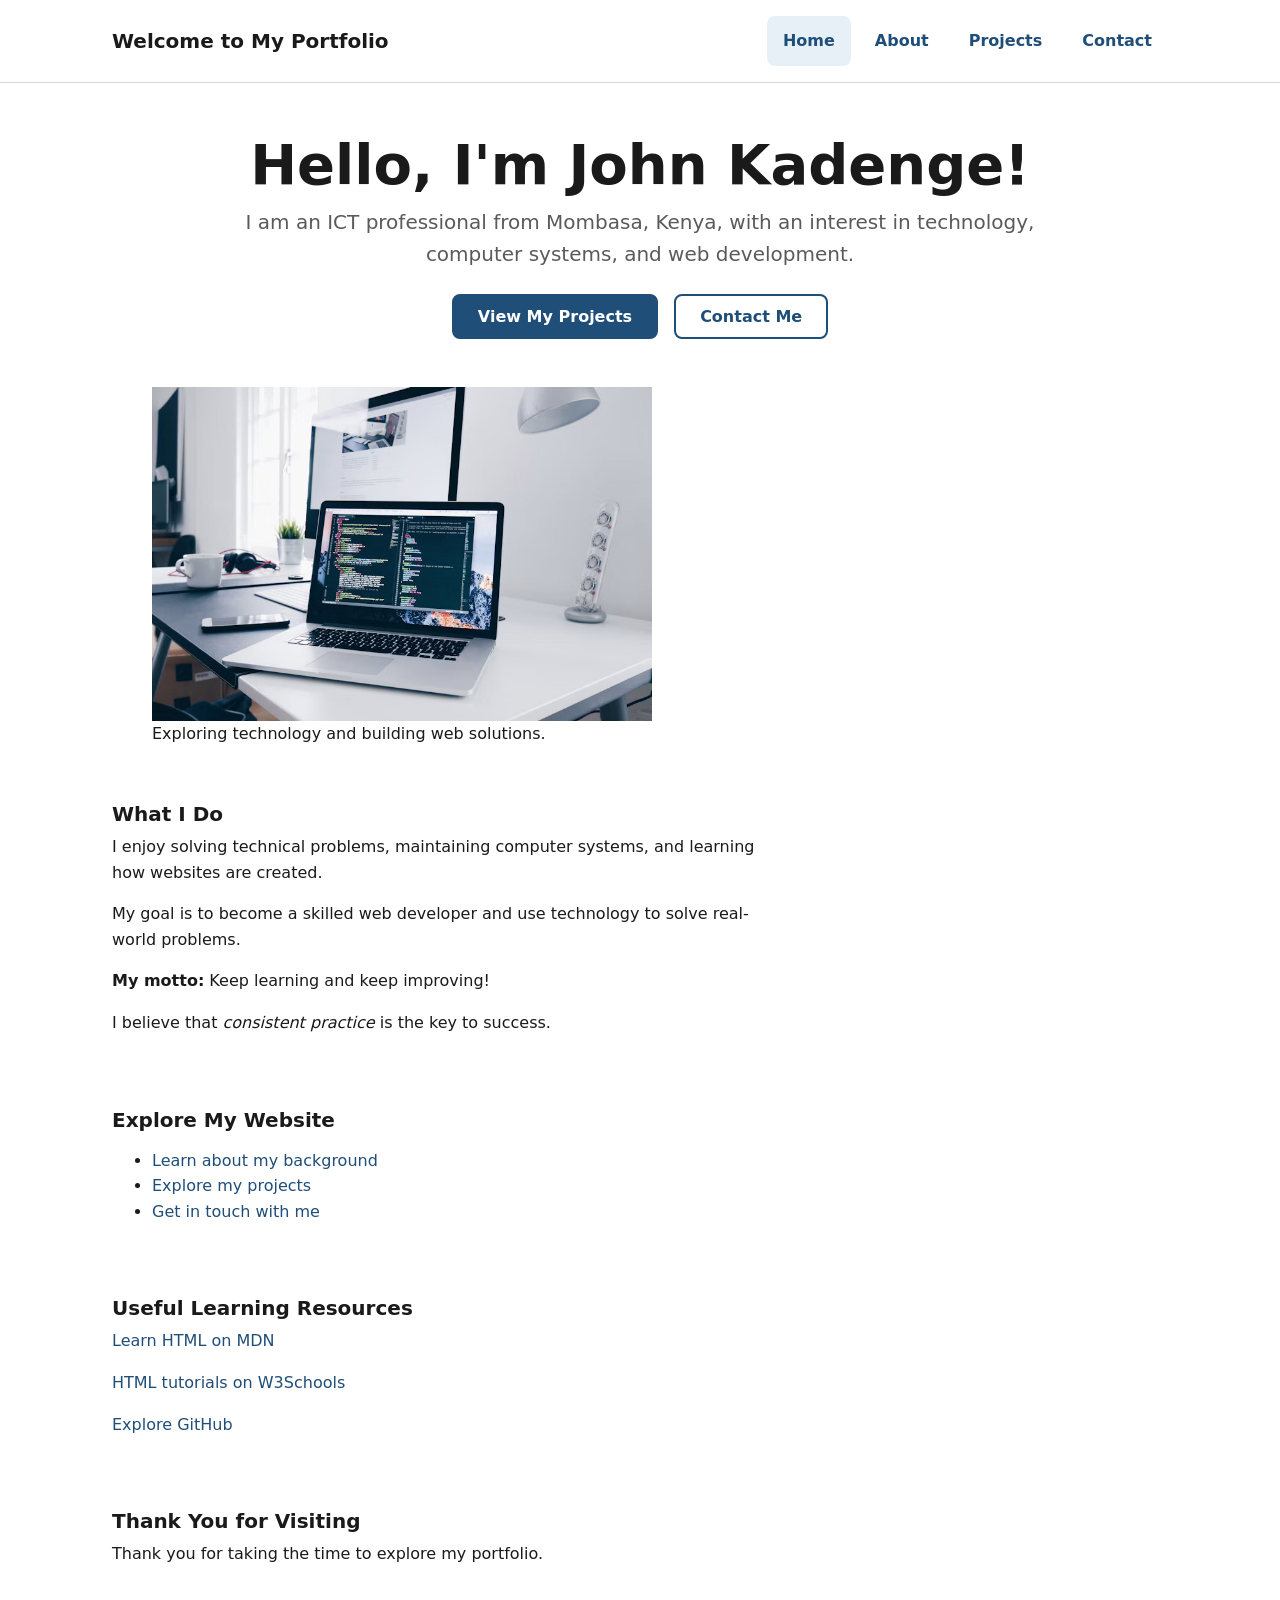
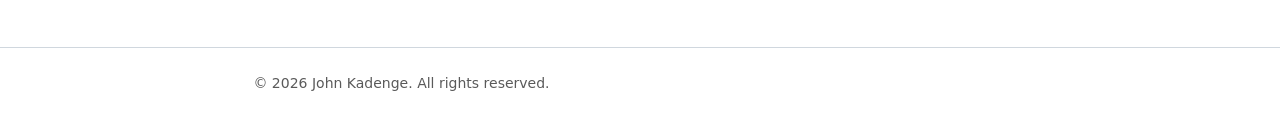
<file: index.html>
<!DOCTYPE html>
<html lang="en">
<head>
  <meta charset="UTF-8" />
  <meta name="viewport" content="width=device-width, initial-scale=1.0" />
  <meta name="description" content="Welcome to my personal ICT and web development portfolio." />
  <title>Home | John Kadenge Portfolio</title>
  <link rel="stylesheet" href="css/styles.css" />
</head>
<body>
  <header class="site-header">
    <div class="container">
      <h1>Welcome to My Portfolio</h1>
      <nav class="site-nav">
        <ul>
          <li><a href="index.html" aria-current="page">Home</a></li>
          <li><a href="about.html">About</a></li>
          <li><a href="projects.html">Projects</a></li>
          <li><a href="contact.html">Contact</a></li>
        </ul>
      </nav>
    </div>
  </header>

  <main class="container">
    <section class="hero">
      <h2>Hello, I'm John Kadenge!</h2>
      <p>I am an ICT professional from Mombasa, Kenya, with an interest in technology, computer systems, and web development.</p>
      
      <div class="hero-buttons">
        <a href="projects.html" class="button">View My Projects</a>
        <a href="contact.html" class="button button-outline">Contact Me</a>
      </div>
    </section>

    <figure>
      <img src="images/img1.jpg" alt="Computer displaying a web development workspace" width="500" loading="eager" />
      <figcaption>Exploring technology and building web solutions.</figcaption>
    </figure>

    <section>
      <h3>What I Do</h3>
      <p>I enjoy solving technical problems, maintaining computer systems, and learning how websites are created.</p>
      <p>My goal is to become a skilled web developer and use technology to solve real-world problems.</p>
      <p><strong>My motto:</strong> Keep learning and keep improving!</p>
      <p>I believe that <em>consistent practice</em> is the key to success.</p>
    </section>

    <section>
      <h3>Explore My Website</h3>
      <ul>
        <li><a href="about.html">Learn about my background</a></li>
        <li><a href="projects.html">Explore my projects</a></li>
        <li><a href="contact.html">Get in touch with me</a></li>
      </ul>
    </section>

    <section>
      <h3>Useful Learning Resources</h3>
      <p><a href="https://developer.mozilla.org/en-US/docs/Web/HTML">Learn HTML on MDN</a></p>
      <p><a href="https://www.w3schools.com/html/">HTML tutorials on W3Schools</a></p>
      <p><a href="https://github.com/">Explore GitHub</a></p>
    </section>

    <section>
      <h3>Thank You for Visiting</h3>
      <p>Thank you for taking the time to explore my portfolio.</p>
    </section>
  </main>

  <footer class="site-footer">
    <div class="container">
      <p>&copy; 2026 John Kadenge. All rights reserved.</p>
    </div>
  </footer>
</body>
</html>
</file>
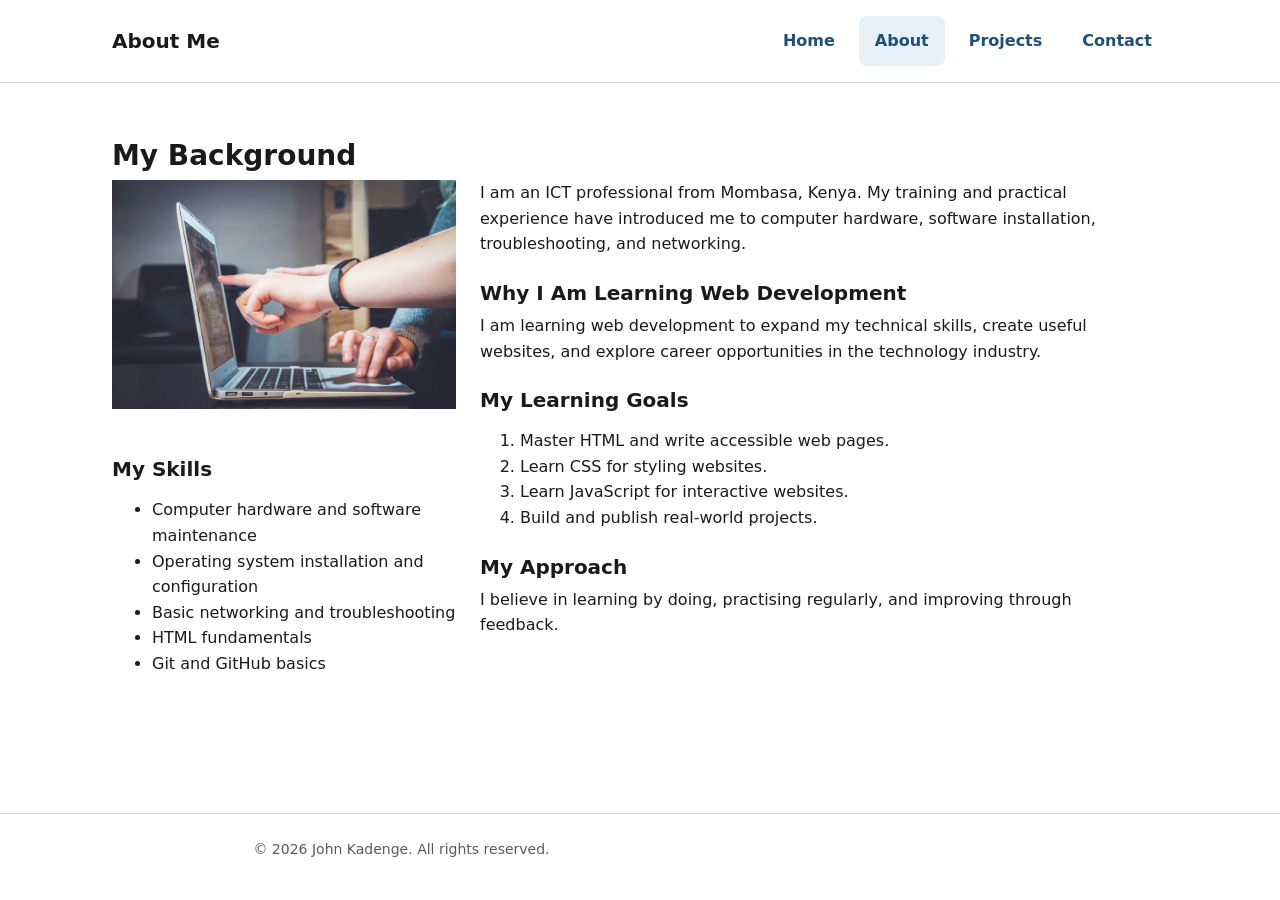
<file: about.html>
<!DOCTYPE html>
<html lang="en">
<head>
  <meta charset="UTF-8" />
  <meta name="viewport" content="width=device-width, initial-scale=1.0" />
  <meta name="description" content="Learn about John's ICT background, skills, and development goals." />
  <title>About Me | John Kadenge Portfolio</title>
  <link rel="stylesheet" href="css/styles.css" />
</head>
<body>
  <header class="site-header">
    <div class="container">
      <h1>About Me</h1>
      <nav class="site-nav">
        <ul>
          <li><a href="index.html">Home</a></li>
          <li><a href="about.html" aria-current="page">About</a></li>
          <li><a href="projects.html">Projects</a></li>
          <li><a href="contact.html">Contact</a></li>
        </ul>
      </nav>
    </div>
  </header>

  <main class="container">
    <h2>My Background</h2>
    
    <div class="about-layout">
      <div class="about-photo">
        <img
          src="images/img2.jpg.jpg"
          alt="Person working on a laptop while learning technology"
          width="450"
          loading="lazy"
        />
      </div>
      
      <div class="about-story">
        <p>
          I am an ICT professional from Mombasa, Kenya. My training and practical
          experience have introduced me to computer hardware, software
          installation, troubleshooting, and networking.
        </p>
        <h3>Why I Am Learning Web Development</h3>
        <p>
          I am learning web development to expand my technical skills, create
          useful websites, and explore career opportunities in the technology
          industry.
        </p>
        <h3>My Learning Goals</h3>
        <ol>
          <li>Master HTML and write accessible web pages.</li>
          <li>Learn CSS for styling websites.</li>
          <li>Learn JavaScript for interactive websites.</li>
          <li>Build and publish real-world projects.</li>
        </ol>
        <h3>My Approach</h3>
        <p>
          I believe in learning by doing, practising regularly, and improving
          through feedback.
        </p>
      </div>
      
      <div class="about-skills">
        <h3>My Skills</h3>
        <ul>
          <li>Computer hardware and software maintenance</li>
          <li>Operating system installation and configuration</li>
          <li>Basic networking and troubleshooting</li>
          <li>HTML fundamentals</li>
          <li>Git and GitHub basics</li>
        </ul>
      </div>
    </div>
  </main>

  <footer class="site-footer">
    <div class="container">
      <p>&copy; 2026 John Kadenge. All rights reserved.</p>
    </div>
  </footer>
</body>
</html>
</file>
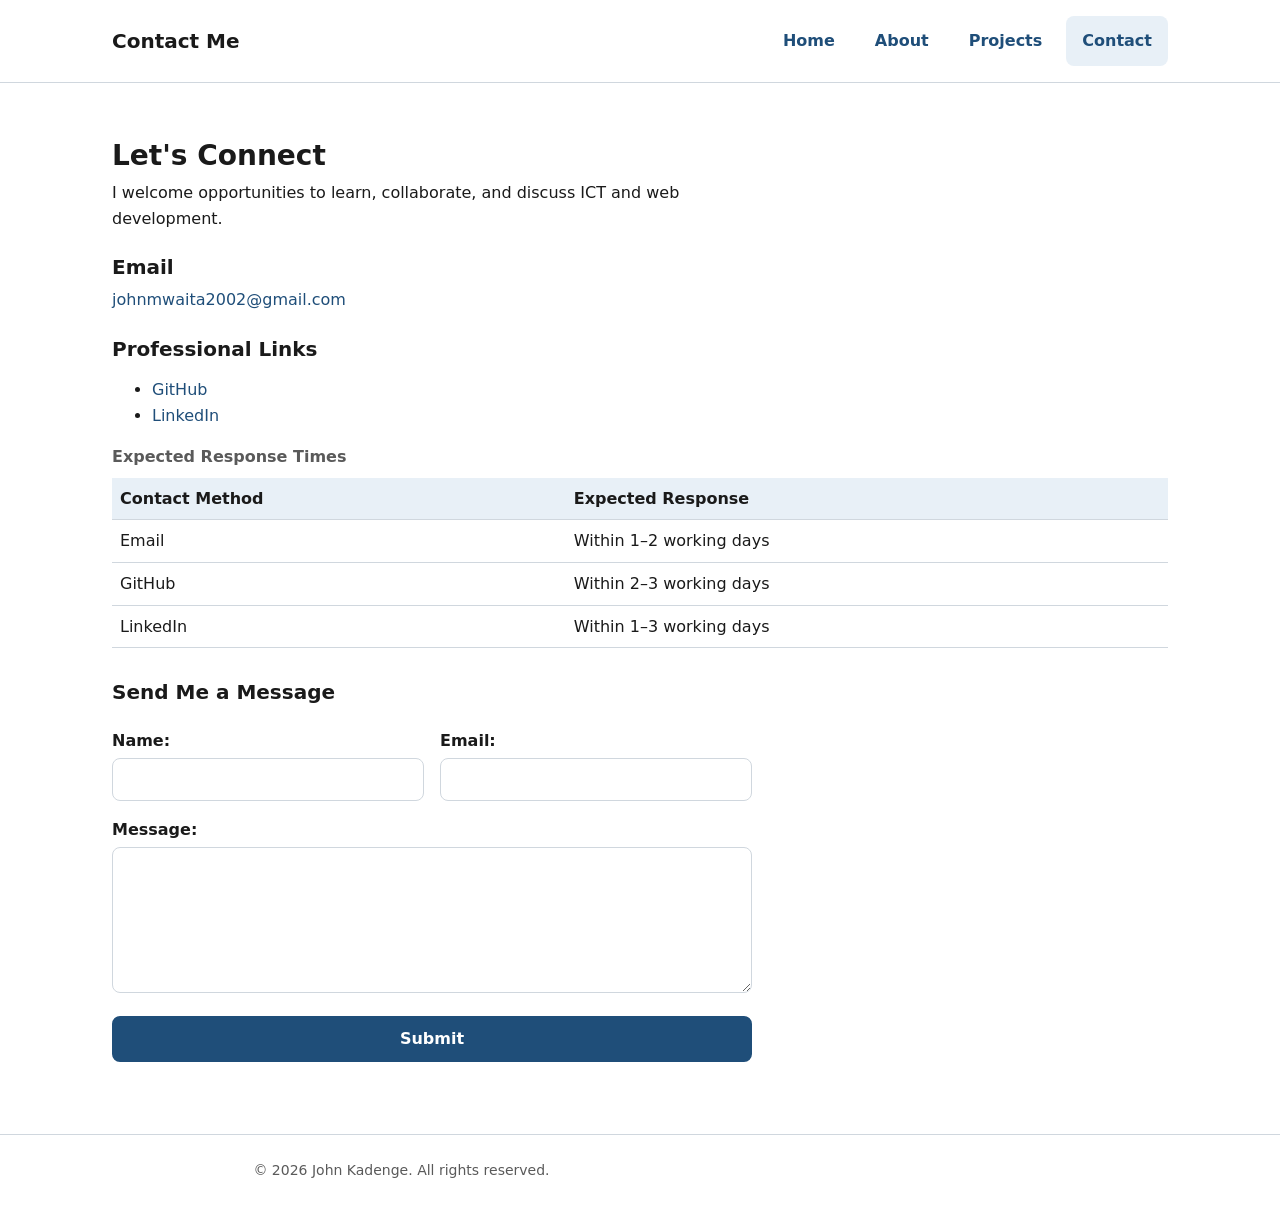
<file: contact.html>
<!DOCTYPE html>
<html lang="en">
<head>
  <meta charset="UTF-8" />
  <meta name="viewport" content="width=device-width, initial-scale=1.0" />
  <meta name="description" content="Contact John Kadenge about ICT and web development." />
  <title>Contact | John Kadenge Portfolio</title>
  <link rel="stylesheet" href="css/styles.css" />
</head>
<body>
  <header class="site-header">
    <div class="container">
      <h1>Contact Me</h1>
      <nav class="site-nav">
        <ul>
          <li><a href="index.html">Home</a></li>
          <li><a href="about.html">About</a></li>
          <li><a href="projects.html">Projects</a></li>
          <li><a href="contact.html" aria-current="page">Contact</a></li>
        </ul>
      </nav>
    </div>
  </header>

  <main class="container">
    <h2>Let's Connect</h2>
    <p>I welcome opportunities to learn, collaborate, and discuss ICT and web development.</p>

    <h3>Email</h3>
    <p>
      <a href="mailto:johnmwaita2002@gmail.com">johnmwaita2002@gmail.com</a>
    </p>

    <h3>Professional Links</h3>
    <ul>
      <li><a href="https://github.com/mwaita001" target="_blank" rel="noopener noreferrer">GitHub</a></li>
      <li><a href="https://www.linkedin.com/in/john-mwaita-3465173ab" target="_blank" rel="noopener noreferrer">LinkedIn</a></li>
    </ul>

    <table>
      <caption>Expected Response Times</caption>
      <thead>
        <tr>
          <th scope="col">Contact Method</th>
          <th scope="col">Expected Response</th>
        </tr>
      </thead>
      <tbody>
        <tr>
          <td>Email</td>
          <td>Within 1&ndash;2 working days</td>
        </tr>
        <tr>
          <td>GitHub</td>
          <td>Within 2&ndash;3 working days</td>
        </tr>
        <tr>
          <td>LinkedIn</td>
          <td>Within 1&ndash;3 working days</td>
        </tr>
      </tbody>
    </table>

    <h3>Send Me a Message</h3>
    <form action="#" method="post">
      <div class="form-row">
        <div>
          <label for="name">Name:</label>
          <input type="text" id="name" name="name" required />
        </div>
        <div>
          <label for="email">Email:</label>
          <input type="email" id="email" name="email" required />
        </div>
      </div>
      <div>
        <label for="message">Message:</label>
        <textarea id="message" name="message" rows="5" required></textarea>
      </div>
      <button class="button" type="submit">Submit</button>
    </form>
  </main>

  <footer class="site-footer">
    <div class="container">
      <p>&copy; 2026 John Kadenge. All rights reserved.</p>
    </div>
  </footer>
</body>
</html>
</file>
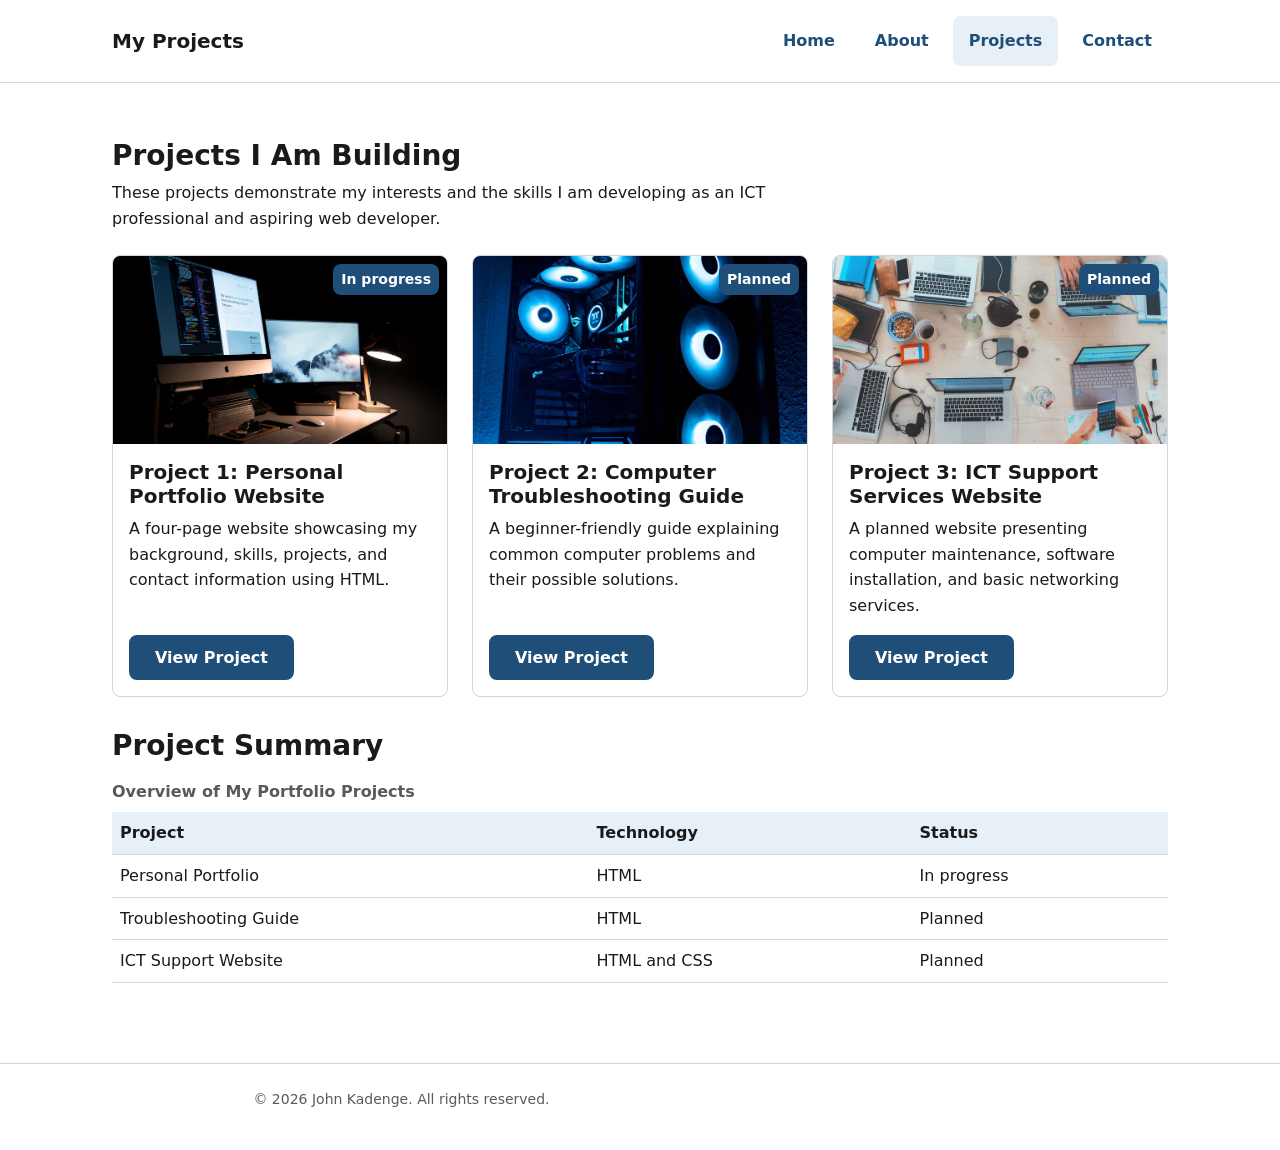
<file: projects.html>
<!DOCTYPE html>
<html lang="en">
<head>
  <meta charset="UTF-8" />
  <meta name="viewport" content="width=device-width, initial-scale=1.0" />
  <meta name="description" content="Explore John's planned ICT and web development projects." />
  <title>Projects | John Kadenge Portfolio</title>
  <link rel="stylesheet" href="css/styles.css" />
</head>
<body>
  <header class="site-header">
    <div class="container">
      <h1>My Projects</h1>
      <nav class="site-nav">
        <ul>
          <li><a href="index.html">Home</a></li>
          <li><a href="about.html">About</a></li>
          <li><a href="projects.html" aria-current="page">Projects</a></li>
          <li><a href="contact.html">Contact</a></li>
        </ul>
      </nav>
    </div>
  </header>

  <main class="container">
    <h2>Projects I Am Building</h2>
    <p>
      These projects demonstrate my interests and the skills I am developing
      as an ICT professional and aspiring web developer.
    </p>

    <div class="projects-grid">
      <article class="card">
        <span class="badge">In progress</span>
        <img
          src="images/img3.jpg"
          alt="Website design displayed on a computer screen"
          width="400"
          loading="lazy"
        />
        <div class="card-content">
          <h3>Project 1: Personal Portfolio Website</h3>
          <p>
            A four-page website showcasing my background, skills, projects, and
            contact information using HTML.
          </p>
          <a href="#" class="button">View Project</a>
        </div>
      </article>

      <article class="card">
        <span class="badge">Planned</span>
        <img
          src="images/img4.jpg"
          alt="Computer hardware components used for maintenance"
          width="400"
          loading="lazy"
        />
        <div class="card-content">
          <h3>Project 2: Computer Troubleshooting Guide</h3>
          <p>
            A beginner-friendly guide explaining common computer problems and
            their possible solutions.
          </p>
          <a href="#" class="button">View Project</a>
        </div>
      </article>

      <article class="card">
        <span class="badge">Planned</span>
        <img
          src="images/img5.jpg"
          alt="Technology team collaborating on a project"
          width="400"
          loading="lazy"
        />
        <div class="card-content">
          <h3>Project 3: ICT Support Services Website</h3>
          <p>
            A planned website presenting computer maintenance, software
            installation, and basic networking services.
          </p>
          <a href="#" class="button">View Project</a>
        </div>
      </article>
    </div>

    <h2>Project Summary</h2>
    <table>
      <caption>Overview of My Portfolio Projects</caption>
      <thead>
        <tr>
          <th scope="col">Project</th>
          <th scope="col">Technology</th>
          <th scope="col">Status</th>
        </tr>
      </thead>
      <tbody>
        <tr>
          <td>Personal Portfolio</td>
          <td>HTML</td>
          <td>In progress</td>
        </tr>
        <tr>
          <td>Troubleshooting Guide</td>
          <td>HTML</td>
          <td>Planned</td>
        </tr>
        <tr>
          <td>ICT Support Website</td>
          <td>HTML and CSS</td>
          <td>Planned</td>
        </tr>
      </tbody>
    </table>
  </main>

  <footer class="site-footer">
    <div class="container">
      <p>&copy; 2026 John Kadenge. All rights reserved.</p>
    </div>
  </footer>
</body>
</html>
</file>
<file: css/styles.css>
/* ==========================================================================
   1. Reset
   ========================================================================== */
*,
*::before,
*::after {
  box-sizing: border-box;
}

body {
  margin: 0;
}

img {
  max-width: 100%;
  height: auto;
  display: block;
}

/* ==========================================================================
   2. Design tokens
   ========================================================================== */
:root {
  --color-bg: #ffffff;
  --color-text: #1a1a1a;
  --color-muted: #5a5a5a;
  --color-primary: #1f4e79;
  --color-primary-hover: #163a5a;
  --color-accent: #e8f0f7;
  --color-border: #d0d7de;

  --fs-sm: 0.875rem;
  --fs-base: 1rem;
  --fs-lg: 1.25rem;
  --fs-xl: 1.75rem;
  --fs-2xl: 2.5rem;

  --space-1: 0.25rem;
  --space-2: 0.5rem;
  --space-3: 1rem;
  --space-4: 1.5rem;
  --space-5: 2rem;
  --space-6: 3rem;

  --radius: 8px;
  --max-width: 68rem;
  --transition: 0.2s ease;
}

/* ==========================================================================
   3. Base typography
   ========================================================================== */
body {
  font-family: system-ui, -apple-system, "Segoe UI", Roboto, sans-serif;
  font-size: var(--fs-base);
  line-height: 1.6;
  color: var(--color-text);
  background: var(--color-bg);
  
  /* STICKY FOOTER GRID */
  min-height: 100vh;
  display: grid;
  grid-template-rows: auto 1fr auto;
}

h1, h2, h3, h4 {
  line-height: 1.2;
  margin: 0 0 var(--space-2);
}

h1 { font-size: var(--fs-2xl); }
h2 { font-size: var(--fs-xl); margin-top: var(--space-5); }
h3 { font-size: var(--fs-lg);  margin-top: var(--space-4); }

p {
  max-width: 65ch;
  margin: 0 0 var(--space-3);
}

a {
  color: var(--color-primary);
  text-decoration: none;
  transition: color var(--transition);
}

a:hover { color: var(--color-primary-hover); text-decoration: underline; }
a:focus-visible {
  outline: 2px solid var(--color-primary);
  outline-offset: 2px;
  border-radius: 2px;
}

/* ==========================================================================
   4. Layout
   ========================================================================== */
.container {
  max-width: var(--max-width);
  margin: 0 auto;
  padding: 0 var(--space-3);
  width: 100%;
}

:target,
section[id] {
  scroll-margin-top: var(--space-5);
}

main.container {
  padding-top: var(--space-4);
  padding-bottom: var(--space-6);
}

section {
  padding: var(--space-3) 0;
}

/* ==========================================================================
   5. Header & Navigation (Mobile First Flexbox)
   ========================================================================== */
.site-header {
  background: var(--color-bg);
  border-bottom: 1px solid var(--color-border);
  padding: var(--space-3) 0;
}

.site-header .container {
  display: flex;
  flex-direction: column; /* Stack on mobile */
  align-items: center;
  gap: var(--space-2);
}

.site-header h1 {
  font-size: var(--fs-lg);
  margin: 0;
  text-align: center;
}

.site-nav ul {
  display: flex;
  flex-wrap: wrap;
  justify-content: center;
  gap: var(--space-2);
  list-style: none;
  padding: 0;
  margin: 0;
}

.site-nav a {
  display: inline-block;
  padding: 12px 16px; /* ~44px tap target */
  border-radius: var(--radius);
  font-weight: 600;
  color: var(--color-primary);
}

.site-nav a:hover,
.site-nav a[aria-current="page"] {
  background: var(--color-accent);
  text-decoration: none;
}

/* ==========================================================================
   6. Home Hero
   ========================================================================== */
.hero {
  text-align: center;
  padding: var(--space-4) 0 var(--space-5);
}

.hero h2 {
  font-size: clamp(2rem, 5vw + 1rem, 3.5rem); /* Fluid typography */
  margin-top: 0;
}

.hero p {
  margin: 0 auto var(--space-4);
  font-size: var(--fs-lg);
  color: var(--color-muted);
}

.hero-buttons {
  display: flex;
  flex-direction: column;
  gap: var(--space-3);
  align-items: center;
}

.button {
  display: inline-block;
  background: var(--color-primary);
  color: #ffffff;
  padding: var(--space-2) var(--space-4);
  border: 2px solid var(--color-primary);
  border-radius: var(--radius);
  font: inherit;
  font-weight: 600;
  cursor: pointer;
  transition: background var(--transition);
  text-align: center;
}

.button:hover { 
  background: var(--color-primary-hover); 
  border-color: var(--color-primary-hover);
  text-decoration: none;
  color: #fff;
}

.button-outline {
  background: transparent;
  color: var(--color-primary);
}

.button-outline:hover {
  background: var(--color-accent);
  color: var(--color-primary);
}

/* ==========================================================================
   7. Projects Grid & Cards
   ========================================================================== */
.projects-grid {
  display: grid;
  grid-template-columns: repeat(auto-fit, minmax(280px, 1fr));
  gap: var(--space-4);
  margin-top: var(--space-4);
}

.card {
  display: flex;
  flex-direction: column;
  border: 1px solid var(--color-border);
  border-radius: var(--radius);
  overflow: hidden; /* Keeps image inside border radius */
  background: var(--color-bg);
  position: relative;
  transition: transform var(--transition), box-shadow var(--transition);
}

.card:hover {
  transform: translateY(-2px);
  box-shadow: 0 6px 16px rgba(0, 0, 0, 0.08);
}

.card img {
  width: 100%;
  aspect-ratio: 16 / 9;
  object-fit: cover;
}

.card-content {
  display: flex;
  flex-direction: column;
  flex-grow: 1; /* Pushes button to bottom */
  padding: var(--space-3);
}

.card-content h3 {
  margin-top: 0;
}

.card-content .button {
  margin-top: auto; /* Aligns button at the bottom of every card */
  align-self: flex-start;
}

.badge {
  position: absolute;
  top: var(--space-2);
  right: var(--space-2);
  background: var(--color-primary);
  color: #ffffff;
  font-size: var(--fs-sm);
  font-weight: 600;
  padding: var(--space-1) var(--space-2);
  border-radius: var(--radius);
  z-index: 1;
}

/* ==========================================================================
   8. About Page (Grid Template Areas)
   ========================================================================== */
.about-layout {
  display: grid;
  gap: var(--space-4);
  /* Mobile default: Stacked */
  grid-template-areas: 
    "photo"
    "story"
    "skills";
}

.about-photo { grid-area: photo; }
.about-story { grid-area: story; }
.about-skills { grid-area: skills; }

/* ==========================================================================
   9. Forms
   ========================================================================== */
form {
  max-width: 40rem;
  margin: var(--space-4) 0;
  display: grid;
  gap: var(--space-3);
}

.form-row {
  display: flex;
  flex-direction: column;
  gap: var(--space-3);
}

label {
  display: block;
  font-weight: 600;
  margin-bottom: var(--space-1);
}

input,
textarea,
select {
  font: inherit;
  width: 100%;
  padding: var(--space-2);
  border: 1px solid var(--color-border);
  border-radius: var(--radius);
  background: var(--color-bg);
  color: var(--color-text);
}

input:focus-visible,
textarea:focus-visible,
select:focus-visible {
  outline: 2px solid var(--color-primary);
  outline-offset: 1px;
  border-color: var(--color-primary);
}

/* ==========================================================================
   10. Tables
   ========================================================================== */
table {
  width: 100%;
  border-collapse: collapse;
  margin: var(--space-3) 0 var(--space-5);
}

caption {
  text-align: left;
  font-weight: 600;
  margin-bottom: var(--space-2);
  color: var(--color-muted);
}

th, td {
  text-align: left;
  padding: var(--space-2);
  border-bottom: 1px solid var(--color-border);
}

th { background: var(--color-accent); }

/* ==========================================================================
   11. Footer
   ========================================================================== */
.site-footer {
  border-top: 1px solid var(--color-border);
  padding: var(--space-4) 0;
  font-size: var(--fs-sm);
  color: var(--color-muted);
  text-align: center;
}

/* ==========================================================================
   12. Media Queries (Breakpoints)
   ========================================================================== */

/* Tablet & Desktop Breakpoint */
@media (min-width: 768px) {
  /* Header goes back to one line */
  .site-header .container {
    flex-direction: row;
    justify-content: space-between;
  }
  
  .site-header h1 {
    text-align: left;
  }

  /* Hero buttons side-by-side */
  .hero-buttons {
    flex-direction: row;
    justify-content: center;
  }

  /* About Page Two-Column Template Areas */
  .about-layout {
    grid-template-columns: 1fr 2fr; 
    grid-template-areas: 
      "photo story"
      "skills story";
    align-items: start;
  }

  /* Form fields side-by-side */
  .form-row {
    flex-direction: row;
  }
  
  .form-row > div {
    flex: 1; /* Makes the two fields take equal space */
  }
}

/* ==========================================================================
   13. Reduced motion
   ========================================================================== */
@media (prefers-reduced-motion: reduce) {
  *,
  *::before,
  *::after {
    transition: none !important;
    animation: none !important;
    scroll-behavior: auto !important;
  }
}
</file>
